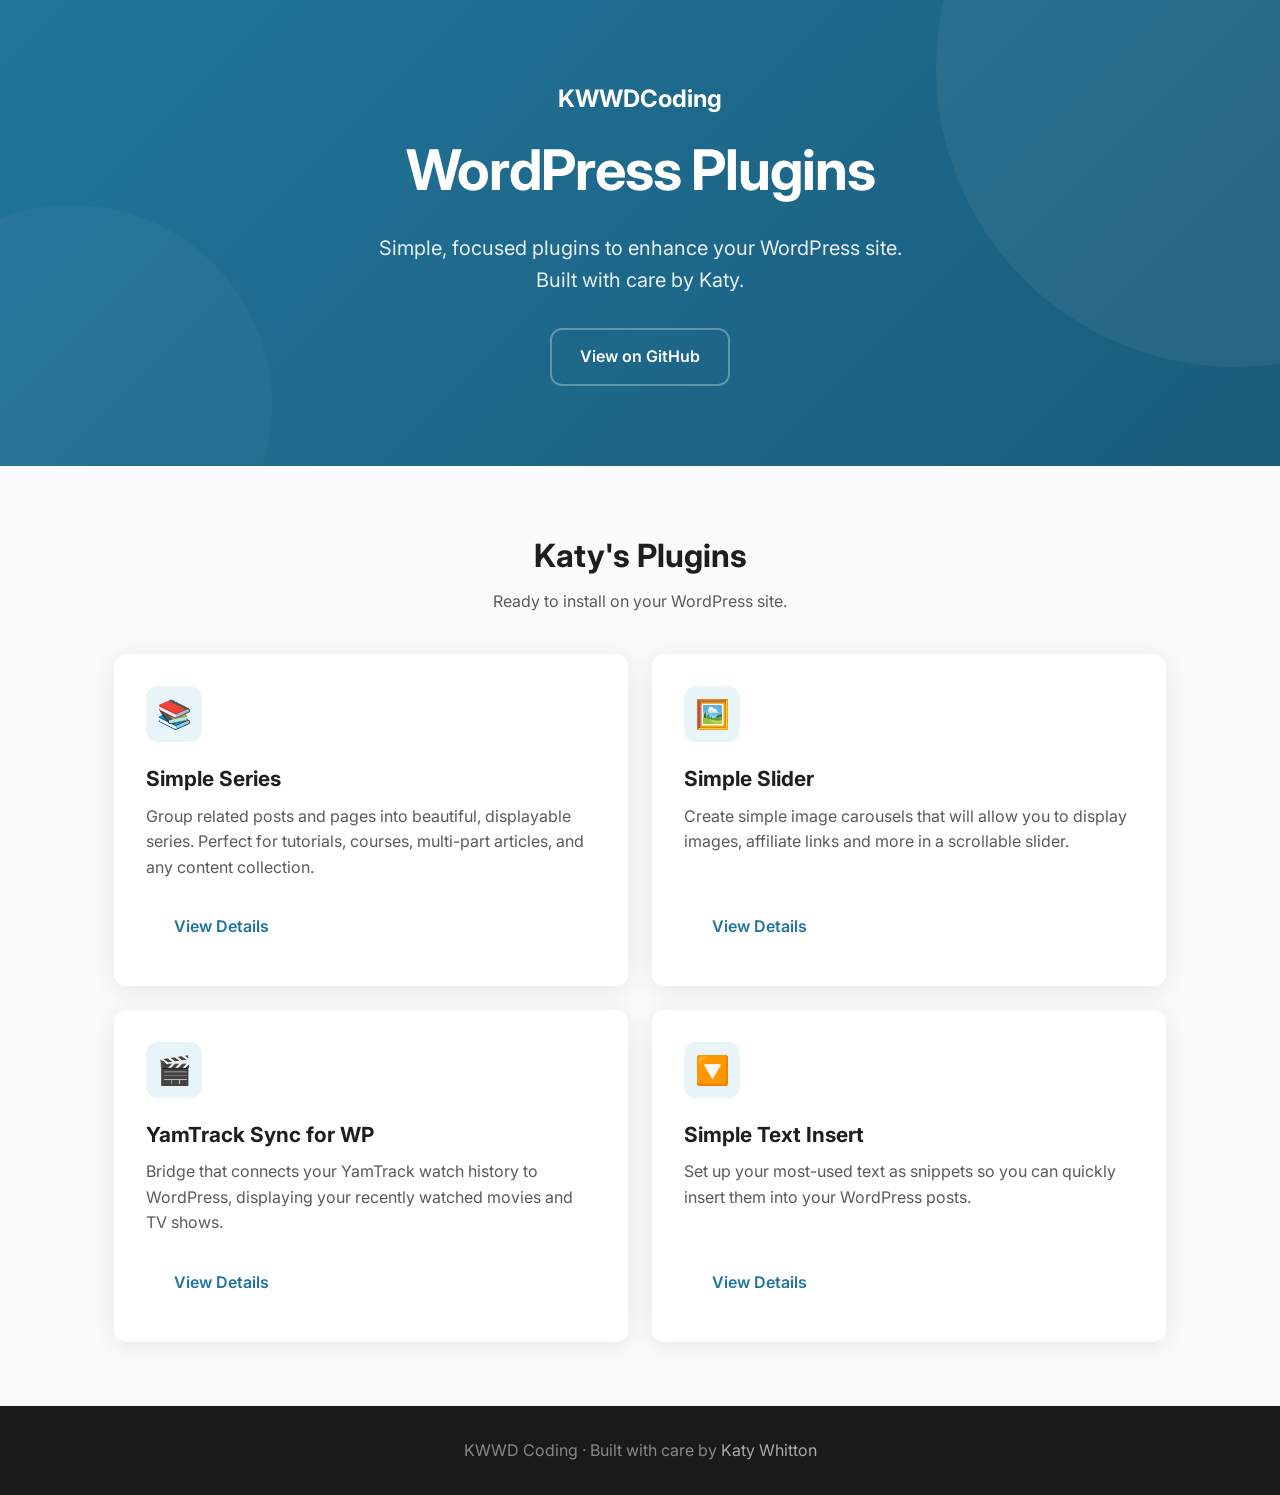
<file: index.html>
<!DOCTYPE html>
<html lang="en">
<head>
  <meta charset="UTF-8">
  <meta http-equiv='cache-control' content='no-cache'> 
  <meta http-equiv='expires' content='0'> 
  <meta http-equiv='pragma' content='no-cache'>
  <meta name="viewport" content="width=device-width, initial-scale=1.0">
  <title>KWWD WordPress Plugins</title>
  <link rel="preconnect" href="https://fonts.googleapis.com">
  <link rel="preconnect" href="https://fonts.gstatic.com" crossorigin>
  <link href="https://fonts.googleapis.com/css2?family=Inter:wght@400;500;600;700&display=swap" rel="stylesheet">
  <link rel="stylesheet" href="global.css">
</head>
<body>
  <section class="hero">
    <div class="hero-content">
      <div class="logo"><a href="https://github.com/KWWDCoding">KWWDCoding</a></div>
      <h1>WordPress Plugins</h1>
      <p class="intro">Simple, focused plugins to enhance your WordPress site. Built with care by Katy.</p>
      <div class="hero-buttons">
        <a href="https://github.com/KWWDCoding" class="btn btn-secondary">View on GitHub</a>
      </div>
    </div>
  </section>

  <section class="section">
    <div class="container">
      <div class="section-header">
        <h2>Katy's Plugins</h2>
        <p>Ready to install on your WordPress site.</p>
      </div>
      <div class="plugins-grid">
        <div class="plugin-card">
          <div class="plugin-icon">📚</div>
          <h3>Simple Series<!--<span class="version">v1.4.0</span>--></h3>
          <p>Group related posts and pages into beautiful, displayable series. Perfect for tutorials, courses, multi-part articles, and any content collection.</p>
          <a href="kwwd-simple-series/index.html" class="btn btn-primary">View Details</a>
        </div>
        <div class="plugin-card">
          <div class="plugin-icon">🖼️</div>
          <h3>Simple Slider</h3>
          <p>Create simple image carousels that will allow you to display images, affiliate links and more in a scrollable slider.</p>
          <a href="kwwd-simple-slider/index.html" class="btn btn-primary">View Details</a>
        </div>
        <div class="plugin-card">
          <div class="plugin-icon">🎬</div>
          <h3>YamTrack Sync for WP</h3>
          <p>Bridge that connects your YamTrack watch history to WordPress, displaying your recently watched movies and TV shows.</p>
          <a href="kwwd-yamtrack-sync/index.html" class="btn btn-primary">View Details</a>
        </div>
        <div class="plugin-card">
          <div class="plugin-icon">🔽</div>
          <h3>Simple Text Insert</h3>
          <p>Set up your most-used text as snippets so you can quickly insert them into your WordPress posts.</p>
          <a href="kwwd-simple-text-insert/index.html" class="btn btn-primary">View Details</a>
        </div>
      </div>
    </div>
  </section>

  <footer>
    <p>KWWD Coding · Built with care by <a href="https://www.kwwdcoding.com" target="_blank">Katy Whitton</a></p>
  </footer>
</body>
</html>
</file>
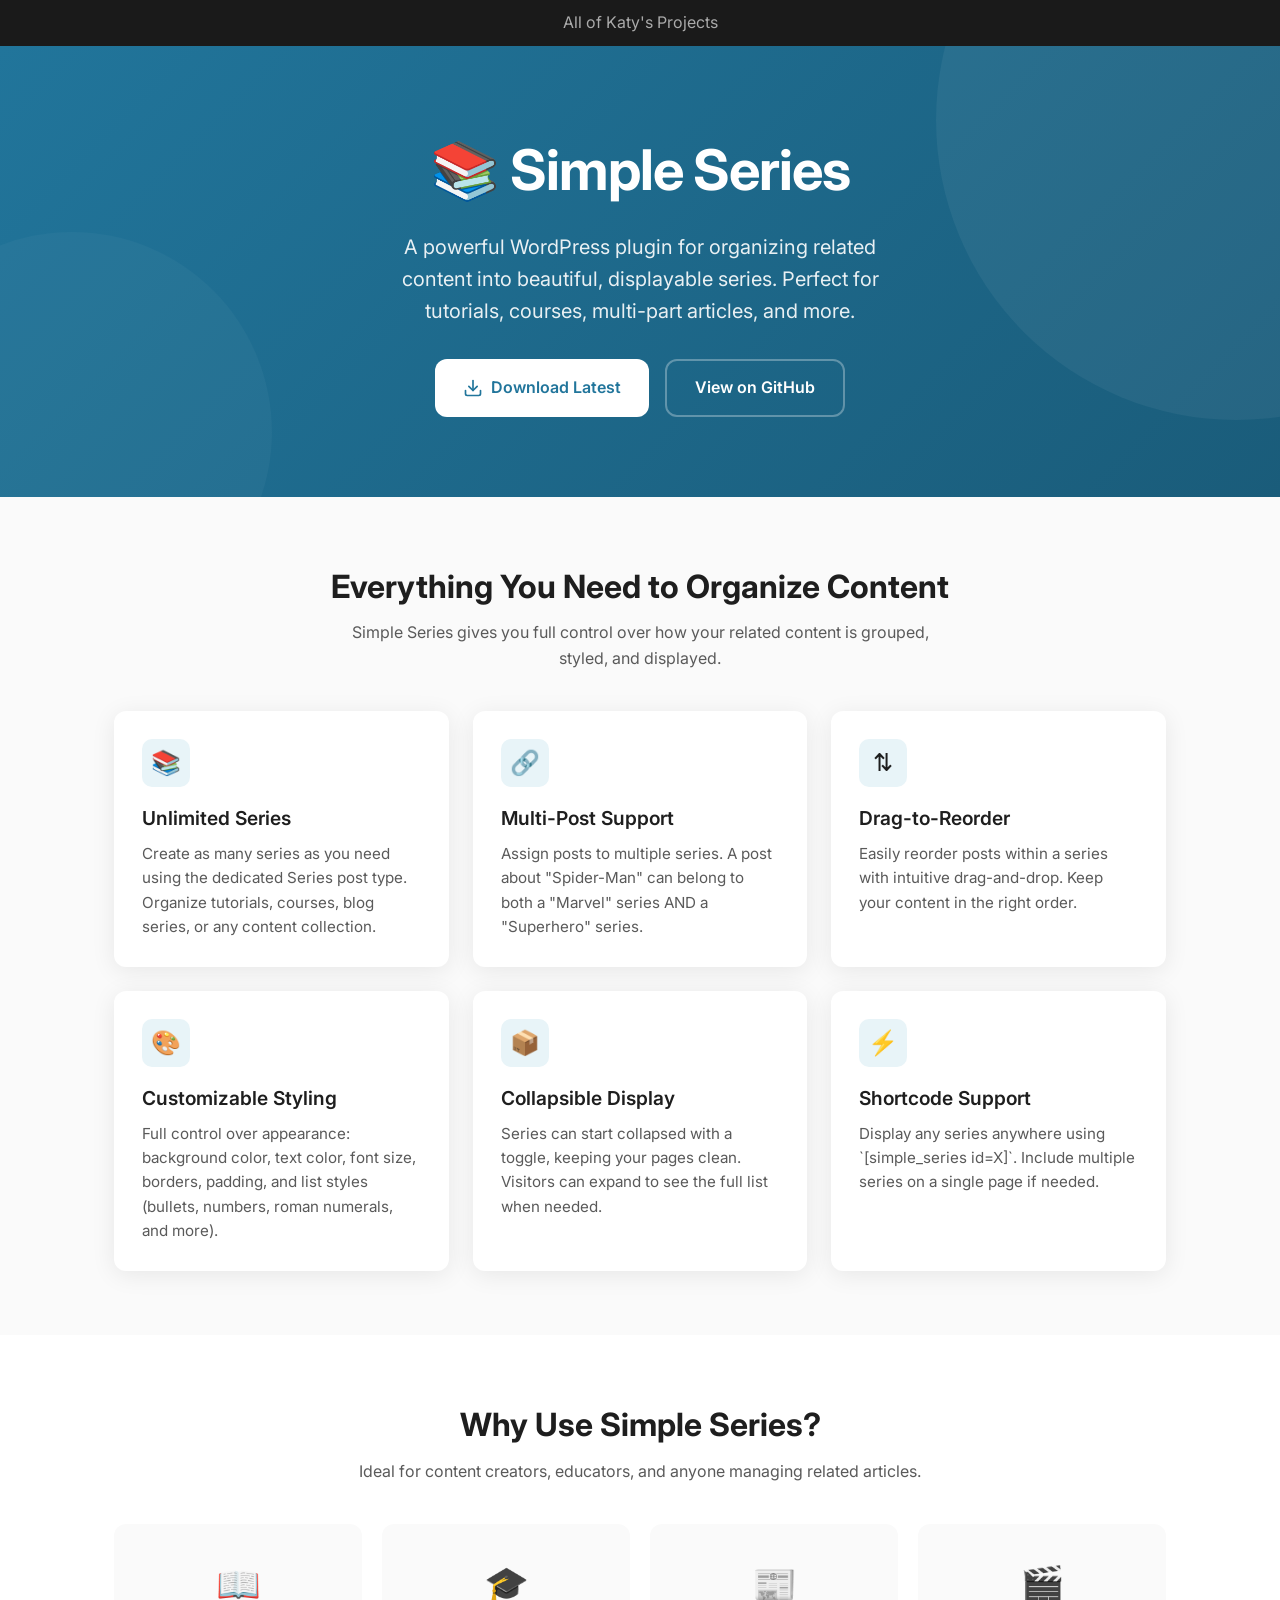
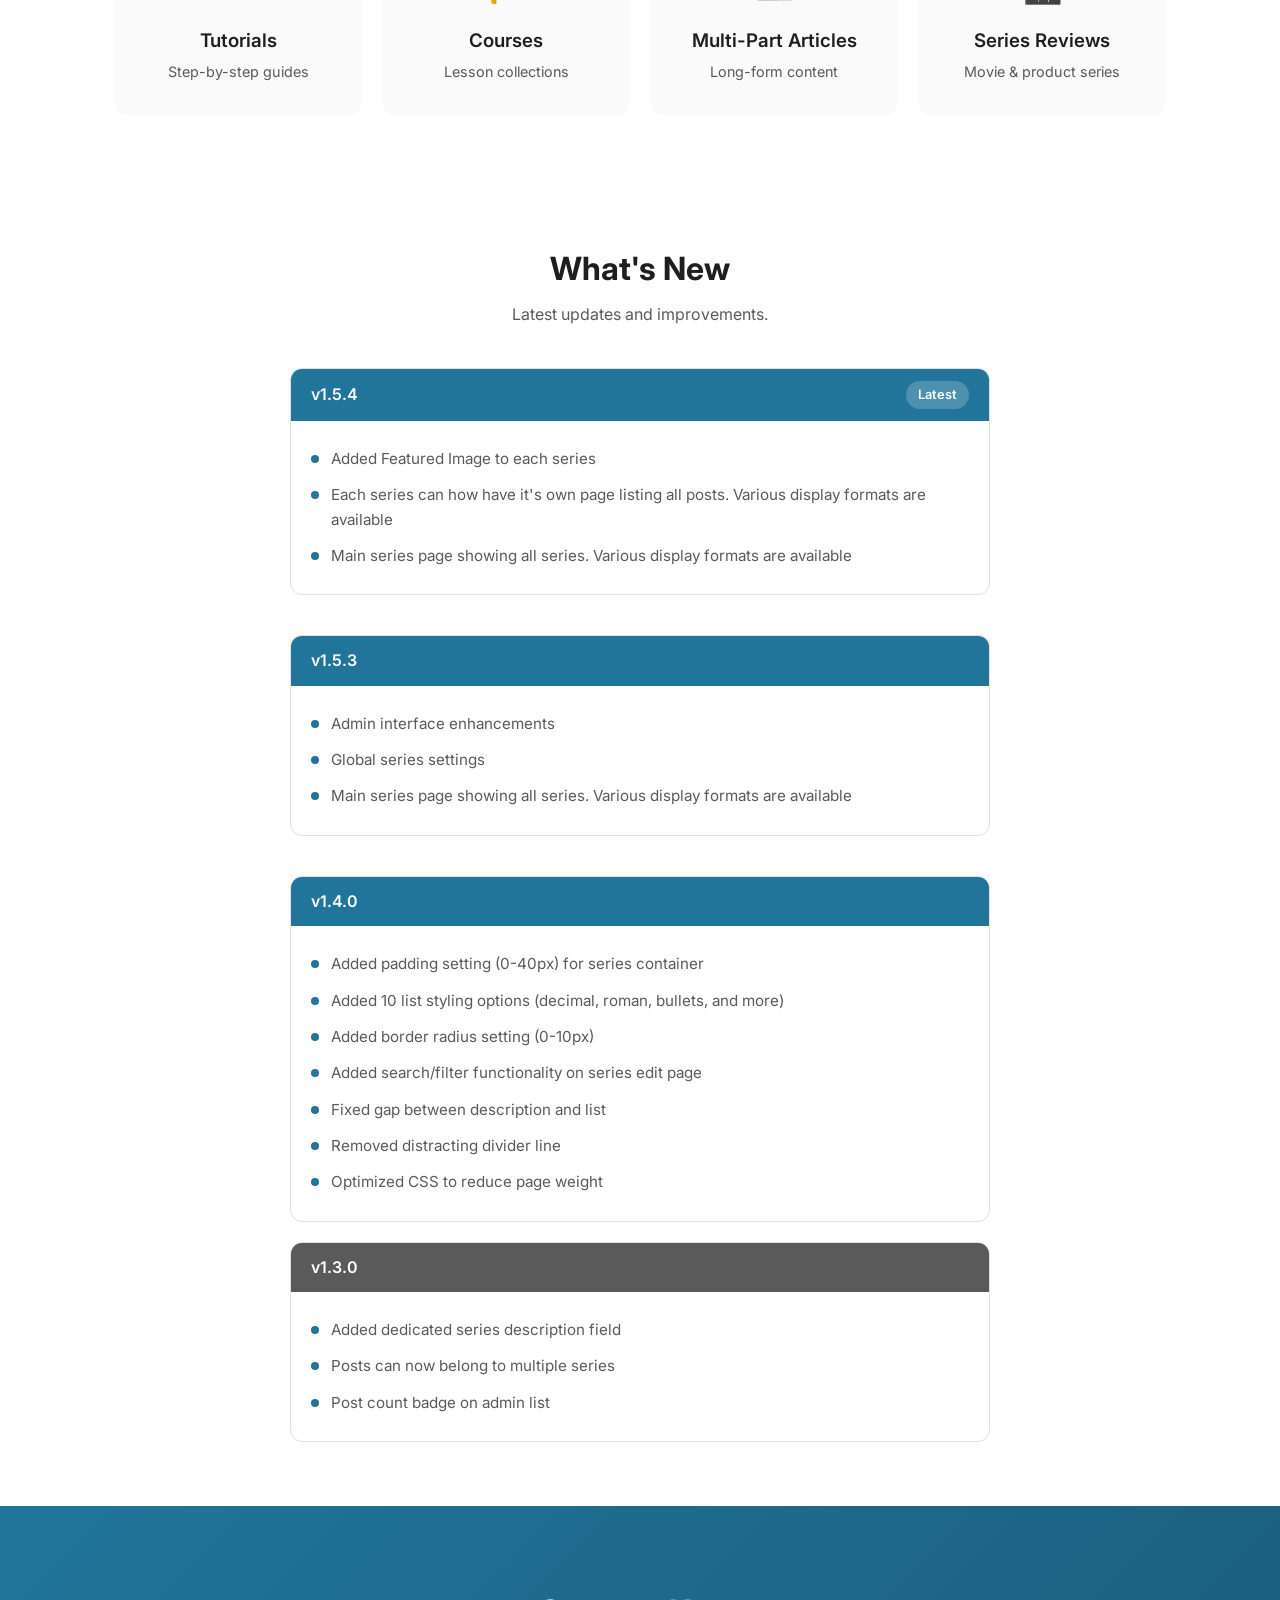
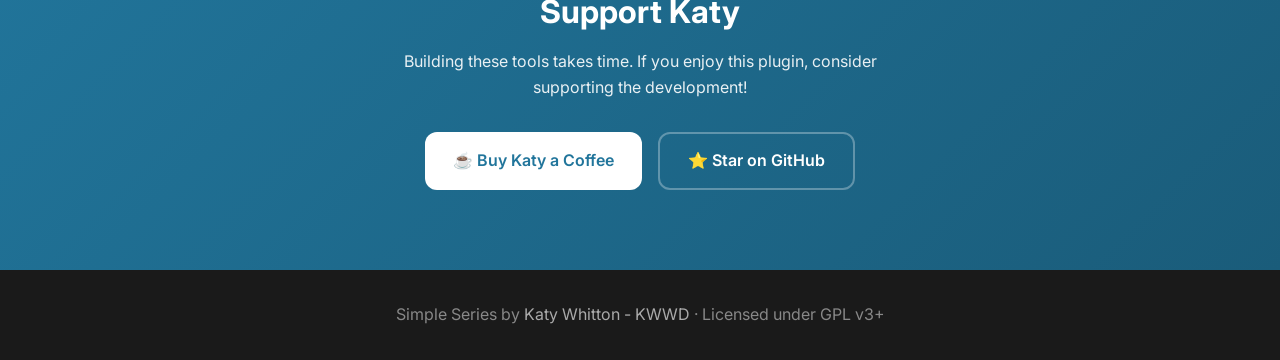
<file: kwwd-simple-series/index.html>
<!DOCTYPE html>
<html lang="en">
<head>
  <meta charset="UTF-8">
  <meta http-equiv='cache-control' content='no-cache'> 
  <meta http-equiv='expires' content='0'> 
  <meta http-equiv='pragma' content='no-cache'>
  <meta name="viewport" content="width=device-width, initial-scale=1.0">
  <title>Simple Series - WordPress Plugin by KWWD</title>
  <link rel="preconnect" href="https://fonts.googleapis.com">
  <link rel="preconnect" href="https://fonts.gstatic.com" crossorigin>
  <link href="https://fonts.googleapis.com/css2?family=Inter:wght@400;500;600;700&display=swap" rel="stylesheet">
  <link rel="stylesheet" href="../global.css">
</head>
<body>
  <header>
    <p><a href="../index.html" title="All of Katy's Projects">All of Katy's Projects</a></p>
  </header>
  <section class="hero">
    <div class="hero-content">
      <h1>📚 Simple Series</h1>
      <p>A powerful WordPress plugin for organizing related content into beautiful, displayable series. Perfect for tutorials, courses, multi-part articles, and more.</p>
      <div class="hero-buttons">
        <a href="https://github.com/KWWDCoding/kwwd-simple-series-for-wp/releases/" class="btn btn-primary">
          <svg width="20" height="20" viewBox="0 0 24 24" fill="none" stroke="currentColor" stroke-width="2" stroke-linecap="round" stroke-linejoin="round"><path d="M21 15v4a2 2 0 0 1-2 2H5a2 2 0 0 1-2-2v-4"/><polyline points="7 10 12 15 17 10"/><line x1="12" y1="15" x2="12" y2="3"/></svg>
          Download Latest
        </a>
        <a href="https://github.com/KWWDCoding/kwwd-simple-series-for-wp" class="btn btn-secondary">View on GitHub</a>
      </div>
    </div>
  </section>

  <section class="section">
    <div class="container">
      <div class="section-header">
        <h2>Everything You Need to Organize Content</h2>
        <p>Simple Series gives you full control over how your related content is grouped, styled, and displayed.</p>
      </div>
      <div class="features-grid">
        <div class="feature-card">
          <div class="feature-icon">📚</div>
          <h3>Unlimited Series</h3>
          <p>Create as many series as you need using the dedicated Series post type. Organize tutorials, courses, blog series, or any content collection.</p>
        </div>
        <div class="feature-card">
          <div class="feature-icon">🔗</div>
          <h3>Multi-Post Support</h3>
          <p>Assign posts to multiple series. A post about "Spider-Man" can belong to both a "Marvel" series AND a "Superhero" series.</p>
        </div>
        <div class="feature-card">
          <div class="feature-icon">⇅</div>
          <h3>Drag-to-Reorder</h3>
          <p>Easily reorder posts within a series with intuitive drag-and-drop. Keep your content in the right order.</p>
        </div>
        <div class="feature-card">
          <div class="feature-icon">🎨</div>
          <h3>Customizable Styling</h3>
          <p>Full control over appearance: background color, text color, font size, borders, padding, and list styles (bullets, numbers, roman numerals, and more).</p>
        </div>
        <div class="feature-card">
          <div class="feature-icon">📦</div>
          <h3>Collapsible Display</h3>
          <p>Series can start collapsed with a toggle, keeping your pages clean. Visitors can expand to see the full list when needed.</p>
        </div>
        <div class="feature-card">
          <div class="feature-icon">⚡</div>
          <h3>Shortcode Support</h3>
          <p>Display any series anywhere using `[simple_series id=X]`. Include multiple series on a single page if needed.</p>
        </div>
      </div>
    </div>
  </section>

  <section class="section use-cases">
    <div class="container">
      <div class="section-header">
        <h2>Why Use Simple Series?</h2>
        <p>Ideal for content creators, educators, and anyone managing related articles.</p>
      </div>
      <div class="use-cases-grid">
        <div class="use-case">
          <div class="use-case-icon">📖</div>
          <h3>Tutorials</h3>
          <p>Step-by-step guides</p>
        </div>
        <div class="use-case">
          <div class="use-case-icon">🎓</div>
          <h3>Courses</h3>
          <p>Lesson collections</p>
        </div>
        <div class="use-case">
          <div class="use-case-icon">📰</div>
          <h3>Multi-Part Articles</h3>
          <p>Long-form content</p>
        </div>
        <div class="use-case">
          <div class="use-case-icon">🎬</div>
          <h3>Series Reviews</h3>
          <p>Movie & product series</p>
        </div>
            <!-- <div class="use-case">
          <div class="use-case-icon">📝</div>
          <h3>Blog Series</h3>
          <p>Themed content</p>
        </div>-->
      </div>
    </div>
  </section>

  <section class="section changelog">
    <div class="container">
      <div class="section-header">
        <h2>What's New</h2>
        <p>Latest updates and improvements.</p>
      </div>


      <div class="changelog-list">
        <div class="changelog-version">
          v1.5.4
          <span class="badge">Latest</span>
        </div>
        <div class="changelog-content">
          <div class="changelog-section">
            <ul>
              <li>Added Featured Image to each series</li>
              <li>Each series can how have it's own page listing all posts. Various display formats are available</li>
              <li>Main series page showing all series. Various display formats are available</li>
            </ul>
          </div>
        </div>
      </div>

      <div class="changelog-list">
        <div class="changelog-version">
          v1.5.3
        </div>
        <div class="changelog-content">
          <div class="changelog-section">
            <ul>
              <li>Admin interface enhancements</li>
              <li>Global series settings</li>
              <li>Main series page showing all series. Various display formats are available</li>
            </ul>
          </div>
        </div>
      </div>
      
      <div class="changelog-list">
        <div class="changelog-version">
          v1.4.0
        </div>
        <div class="changelog-content">
          <div class="changelog-section">
            <ul>
              <li>Added padding setting (0-40px) for series container</li>
              <li>Added 10 list styling options (decimal, roman, bullets, and more)</li>
              <li>Added border radius setting (0-10px)</li>
              <li>Added search/filter functionality on series edit page</li>
              <li>Fixed gap between description and list</li>
              <li>Removed distracting divider line</li>
              <li>Optimized CSS to reduce page weight</li>
            </ul>
          </div>
        </div>
      </div>
      <div class="changelog-list" style="margin-top: 20px;">
        <div class="changelog-version" style="background: var(--text-muted);">
          v1.3.0
        </div>
        <div class="changelog-content">
          <ul>
            <li>Added dedicated series description field</li>
            <li>Posts can now belong to multiple series</li>
            <li>Post count badge on admin list</li>
          </ul>
        </div>
      </div>
    </div>
  </section>

    <section class="cta">
    <div class="container">
      <h2>Support Katy</h2>
      <p>Building these tools takes time. If you enjoy this plugin, consider supporting the development!</p>
      <div class="hero-buttons">
        <a href="https://ko-fi.com" class="btn btn-primary">☕ Buy Katy a Coffee</a>
        <a href="https://github.com/KWWDCoding/kwwd-simple-series" class="btn btn-secondary">⭐ Star on GitHub</a>
      </div>
    </div>
  </section>

  <footer>
    <p>Simple Series by <a href="https://www.kwwdcoding.com" target="_blank">Katy Whitton - KWWD</a> · Licensed under GPL v3+</p>
  </footer>
</body>
</html>
</file>
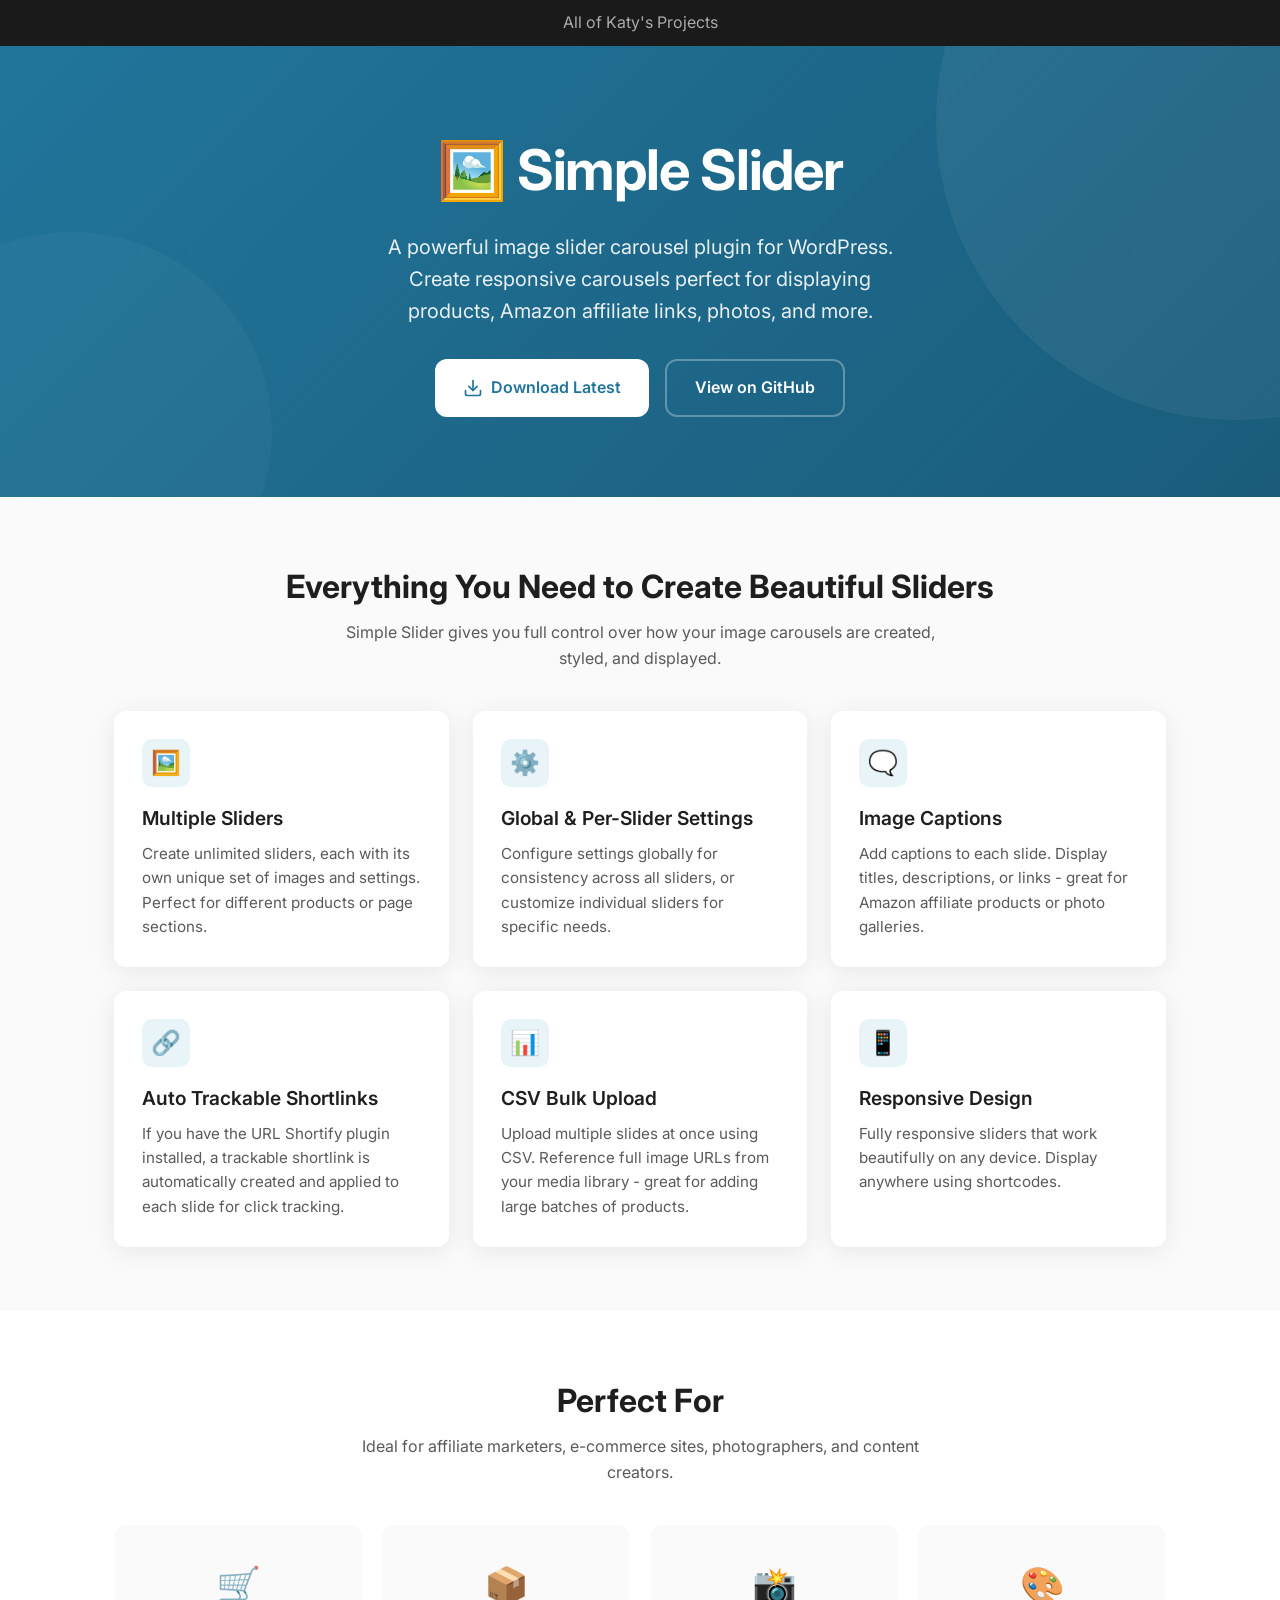
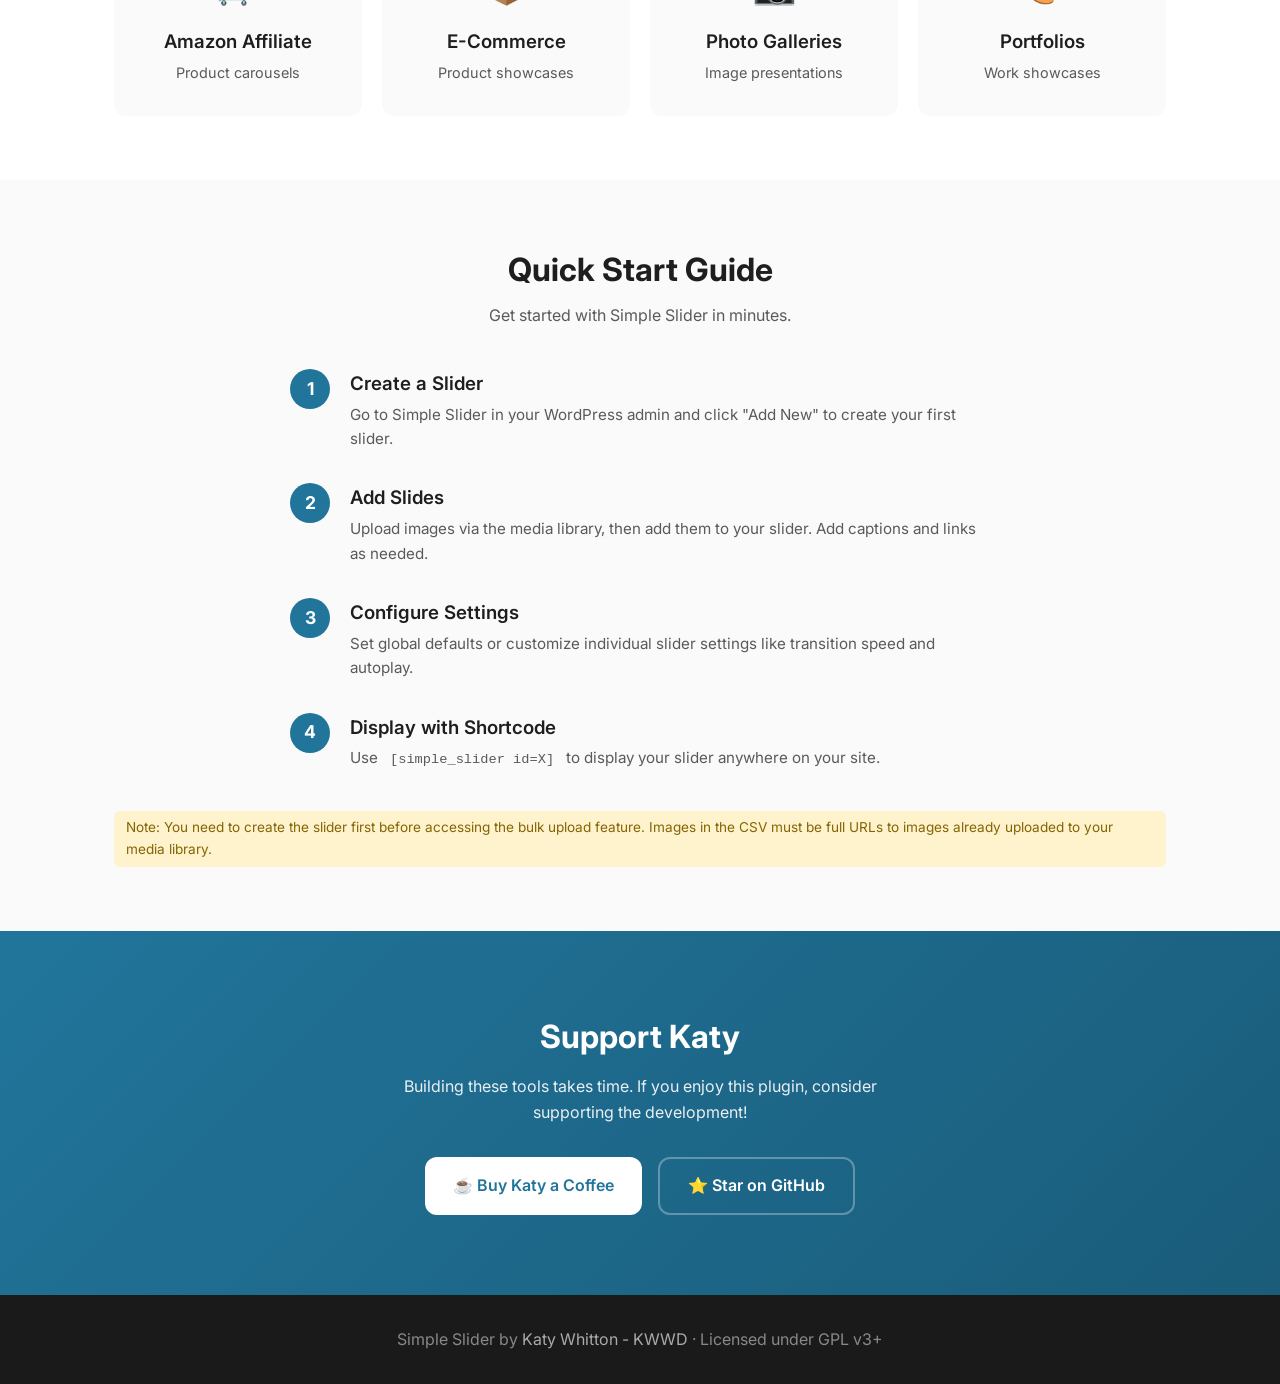
<file: kwwd-simple-slider/index.html>
<!DOCTYPE html>
<html lang="en">
<head>
  <meta charset="UTF-8">
  <meta http-equiv='cache-control' content='no-cache'> 
  <meta http-equiv='expires' content='0'> 
  <meta http-equiv='pragma' content='no-cache'>
  <meta name="viewport" content="width=device-width, initial-scale=1.0">
  <title>Simple Slider - WordPress Plugin by KWWD</title>
  <link rel="preconnect" href="https://fonts.googleapis.com">
  <link rel="preconnect" href="https://fonts.gstatic.com" crossorigin>
  <link href="https://fonts.googleapis.com/css2?family=Inter:wght@400;500;600;700&display=swap" rel="stylesheet">
  <link rel="stylesheet" href="../global.css">
</head>
<body>
  <header>
    <p><a href="../index.html" title="All of Katy's Projects">All of Katy's Projects</a></p>
  </header>
  <section class="hero">
    <div class="hero-content">
      <h1>🖼️ Simple Slider</h1>
      <p>A powerful image slider carousel plugin for WordPress. Create responsive carousels perfect for displaying products, Amazon affiliate links, photos, and more.</p>
      <div class="hero-buttons">
        <a href="https://github.com/KWWDCoding/kwwd-simple-slider/releases/" class="btn btn-primary">
          <svg width="20" height="20" viewBox="0 0 24 24" fill="none" stroke="currentColor" stroke-width="2" stroke-linecap="round" stroke-linejoin="round"><path d="M21 15v4a2 2 0 0 1-2 2H5a2 2 0 0 1-2-2v-4"/><polyline points="7 10 12 15 17 10"/><line x1="12" y1="15" x2="12" y2="3"/></svg>
          Download Latest
        </a>
        <a href="https://github.com/KWWDCoding/kwwd-simple-slider" class="btn btn-secondary">View on GitHub</a>
      </div>
    </div>
  </section>

  <section class="section">
    <div class="container">
      <div class="section-header">
        <h2>Everything You Need to Create Beautiful Sliders</h2>
        <p>Simple Slider gives you full control over how your image carousels are created, styled, and displayed.</p>
      </div>
      <div class="features-grid">
        <div class="feature-card">
          <div class="feature-icon">🖼️</div>
          <h3>Multiple Sliders</h3>
          <p>Create unlimited sliders, each with its own unique set of images and settings. Perfect for different products or page sections.</p>
        </div>
        <div class="feature-card">
          <div class="feature-icon">⚙️</div>
          <h3>Global & Per-Slider Settings</h3>
          <p>Configure settings globally for consistency across all sliders, or customize individual sliders for specific needs.</p>
        </div>
        <div class="feature-card">
          <div class="feature-icon">🗨️</div>
          <h3>Image Captions</h3>
          <p>Add captions to each slide. Display titles, descriptions, or links - great for Amazon affiliate products or photo galleries.</p>
        </div>
        <div class="feature-card">
          <div class="feature-icon">🔗</div>
          <h3>Auto Trackable Shortlinks</h3>
          <p>If you have the URL Shortify plugin installed, a trackable shortlink is automatically created and applied to each slide for click tracking.</p>
        </div>
        <div class="feature-card">
          <div class="feature-icon">📊</div>
          <h3>CSV Bulk Upload</h3>
          <p>Upload multiple slides at once using CSV. Reference full image URLs from your media library - great for adding large batches of products.</p>
        </div>
        <div class="feature-card">
          <div class="feature-icon">📱</div>
          <h3>Responsive Design</h3>
          <p>Fully responsive sliders that work beautifully on any device. Display anywhere using shortcodes.</p>
        </div>
      </div>
    </div>
  </section>

  <section class="section use-cases">
    <div class="container">
      <div class="section-header">
        <h2>Perfect For</h2>
        <p>Ideal for affiliate marketers, e-commerce sites, photographers, and content creators.</p>
      </div>
      <div class="use-cases-grid">
        <div class="use-case">
          <div class="use-case-icon">🛒</div>
          <h3>Amazon Affiliate</h3>
          <p>Product carousels</p>
        </div>
        <div class="use-case">
          <div class="use-case-icon">📦</div>
          <h3>E-Commerce</h3>
          <p>Product showcases</p>
        </div>
        <div class="use-case">
          <div class="use-case-icon">📸</div>
          <h3>Photo Galleries</h3>
          <p>Image presentations</p>
        </div>
        <div class="use-case">
          <div class="use-case-icon">🎨</div>
          <h3>Portfolios</h3>
          <p>Work showcases</p>
        </div>
      </div>
    </div>
  </section>

  <section class="section">
    <div class="container">
      <div class="section-header">
        <h2>Quick Start Guide</h2>
        <p>Get started with Simple Slider in minutes.</p>
      </div>
      <div class="steps">
        <div class="step">
          <div class="step-number">1</div>
          <div class="step-content">
            <h3>Create a Slider</h3>
            <p>Go to Simple Slider in your WordPress admin and click "Add New" to create your first slider.</p>
          </div>
        </div>
        <div class="step">
          <div class="step-number">2</div>
          <div class="step-content">
            <h3>Add Slides</h3>
            <p>Upload images via the media library, then add them to your slider. Add captions and links as needed.</p>
          </div>
        </div>
        <div class="step">
          <div class="step-number">3</div>
          <div class="step-content">
            <h3>Configure Settings</h3>
            <p>Set global defaults or customize individual slider settings like transition speed and autoplay.</p>
          </div>
        </div>
        <div class="step">
          <div class="step-number">4</div>
          <div class="step-content">
            <h3>Display with Shortcode</h3>
            <p>Use <code>[simple_slider id=X]</code> to display your slider anywhere on your site.</p>
          </div>
        </div>
      </div>
      <div class="warning-badge">
        Note: You need to create the slider first before accessing the bulk upload feature. Images in the CSV must be full URLs to images already uploaded to your media library.
      </div>
    </div>
  </section>

  <section class="cta">
    <div class="container">
      <h2>Support Katy</h2>
      <p>Building these tools takes time. If you enjoy this plugin, consider supporting the development!</p>
      <div class="hero-buttons">
        <a href="https://ko-fi.com" class="btn btn-primary">☕ Buy Katy a Coffee</a>
        <a href="https://github.com/KWWDCoding/kwwd-simple-slider" class="btn btn-secondary">⭐ Star on GitHub</a>
      </div>
    </div>
  </section>

  <footer>
    <p>Simple Slider by <a href="https://www.kwwdcoding.com" target="_blank">Katy Whitton - KWWD</a> · Licensed under GPL v3+</p>
  </footer>
</body>
</html>
</file>
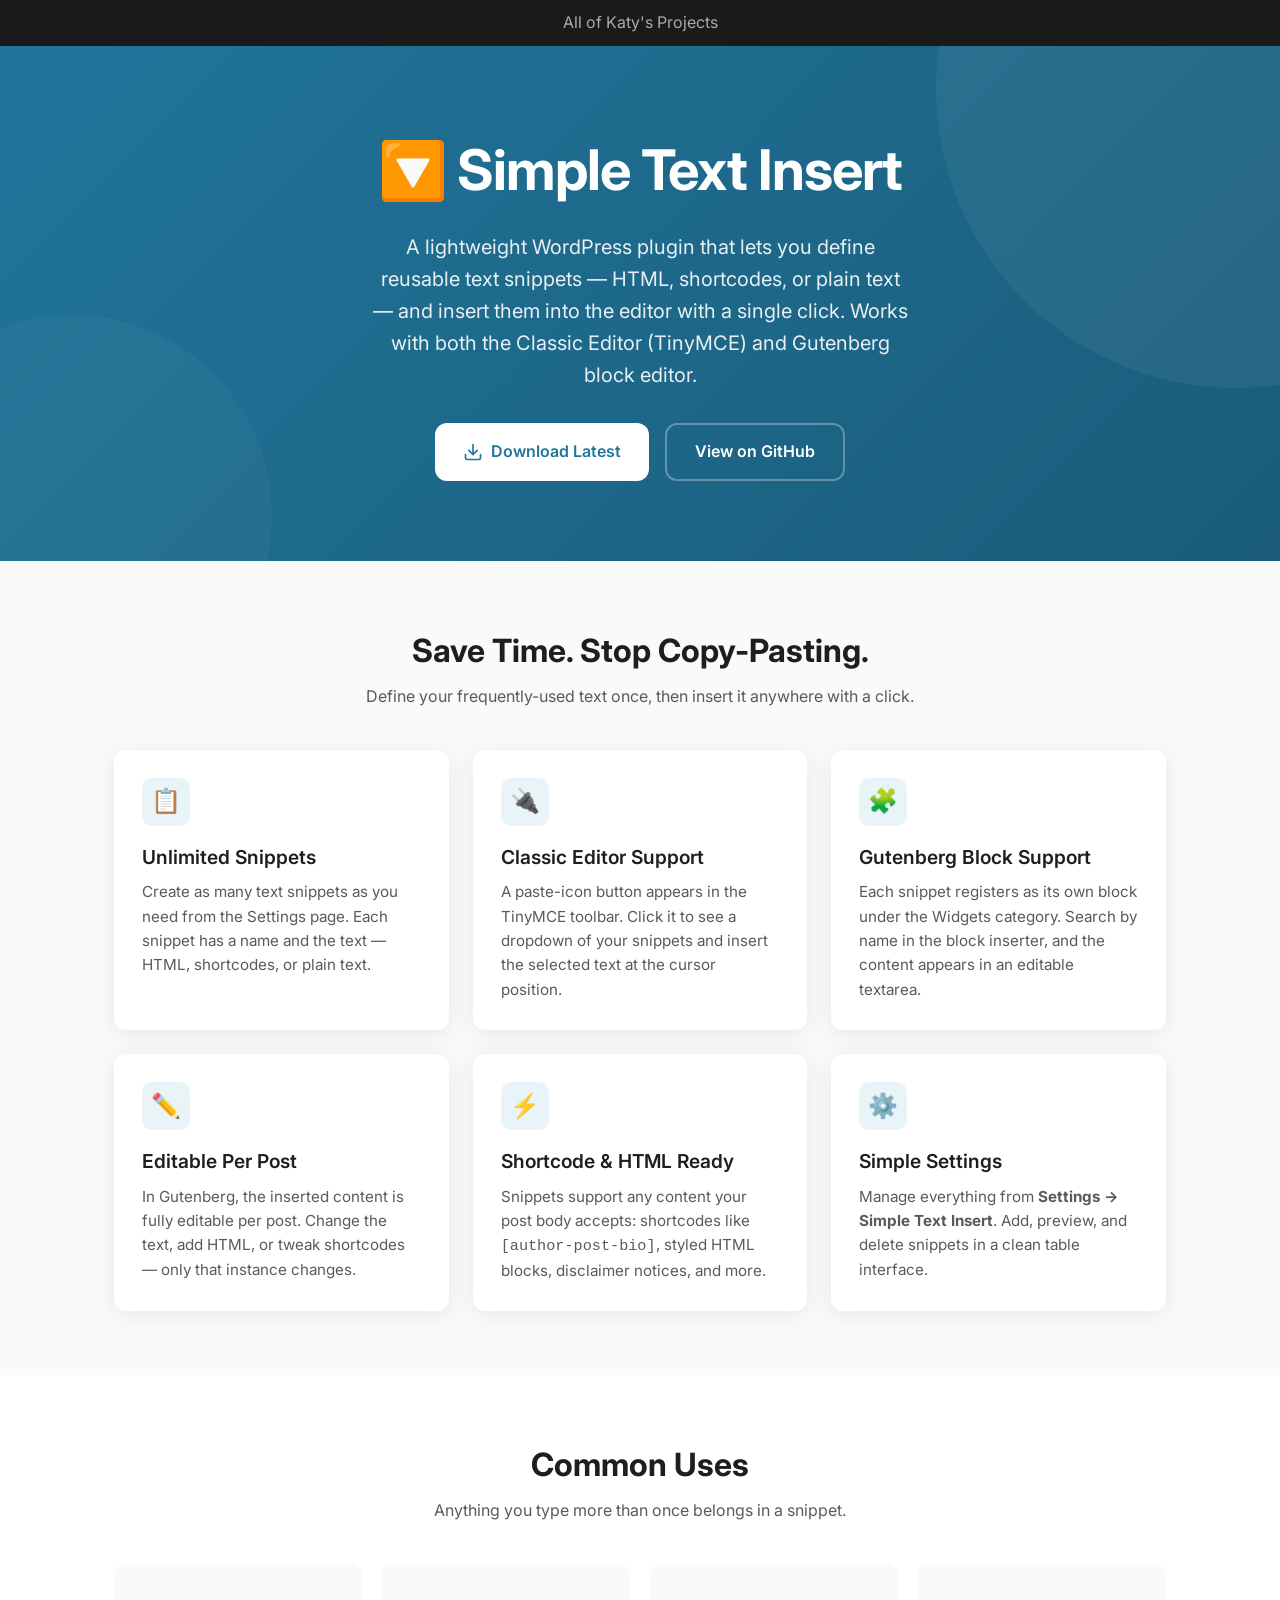
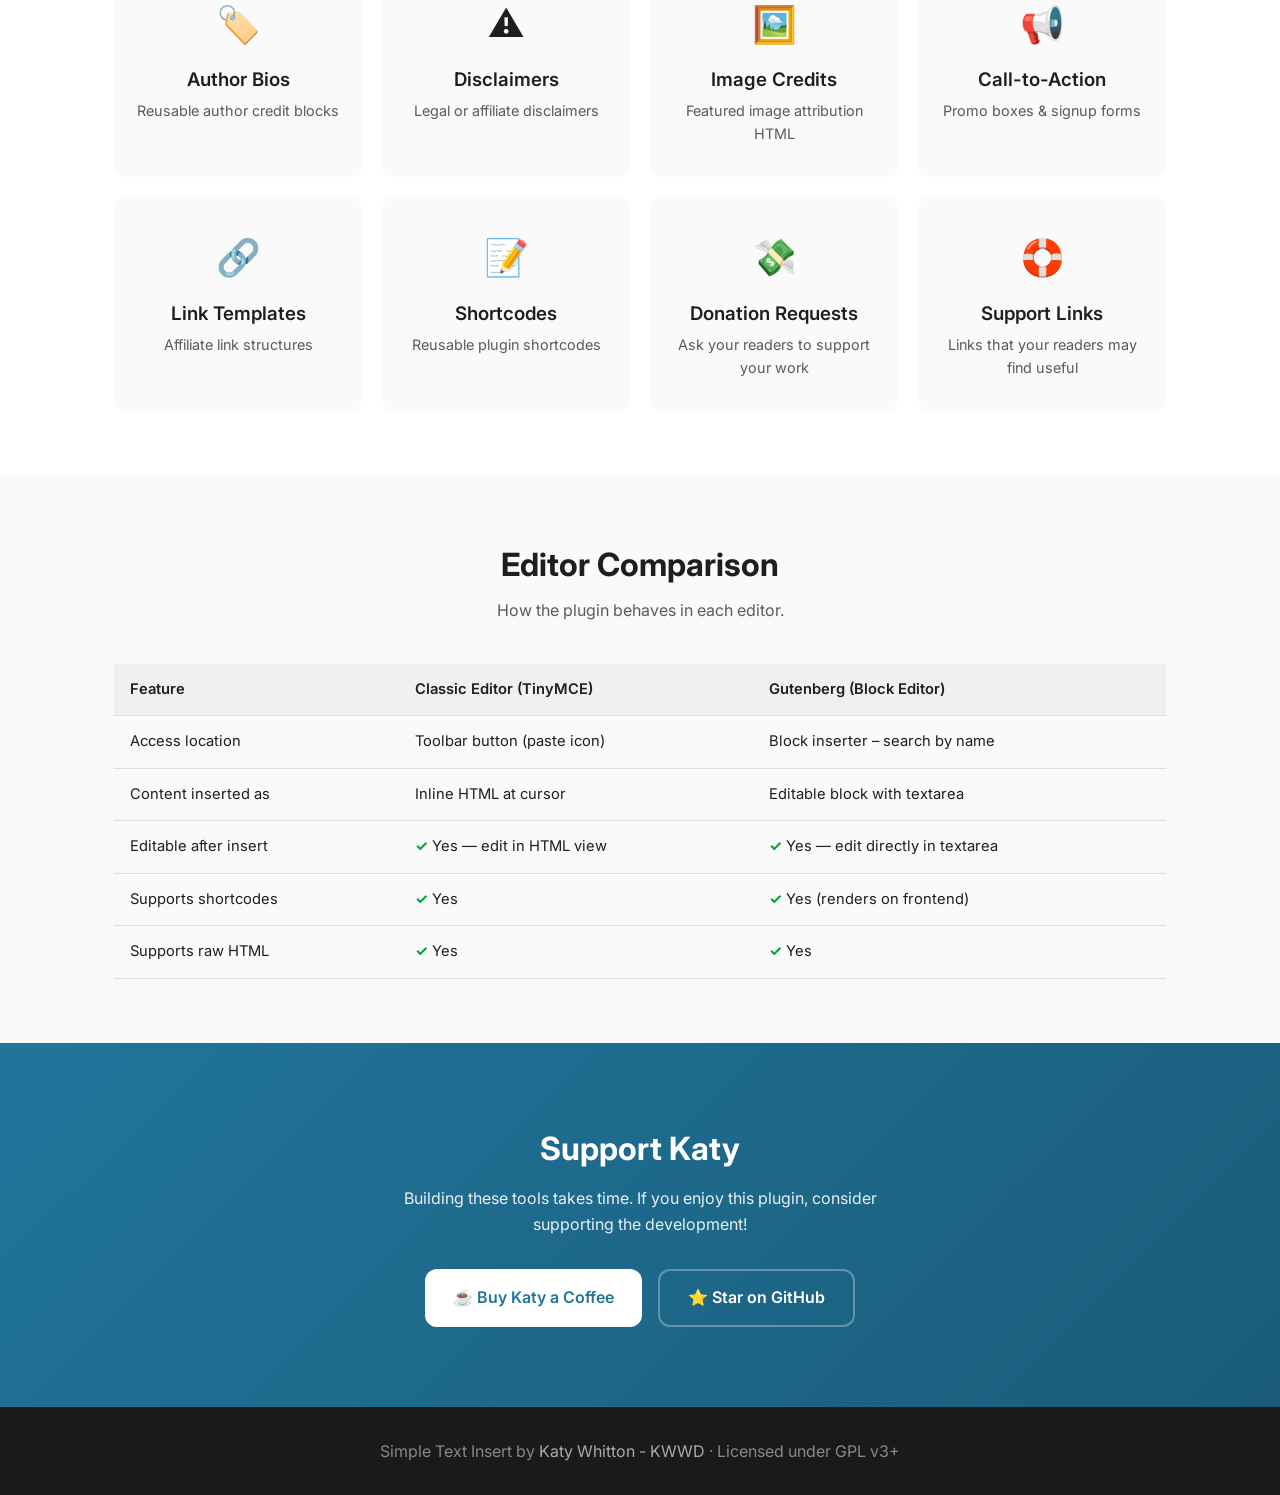
<file: kwwd-simple-text-insert/index.html>
<!DOCTYPE html>
<html lang="en">
<head>
  <meta charset="UTF-8">
  <meta http-equiv='cache-control' content='no-cache'> 
  <meta http-equiv='expires' content='0'> 
  <meta http-equiv='pragma' content='no-cache'>
  <meta name="viewport" content="width=device-width, initial-scale=1.0">
  <title>Simple Text Insert - WordPress Plugin by KWWD</title>
  <link rel="preconnect" href="https://fonts.googleapis.com">
  <link rel="preconnect" href="https://fonts.gstatic.com" crossorigin>
  <link href="https://fonts.googleapis.com/css2?family=Inter:wght@400;500;600;700&display=swap" rel="stylesheet">
    <link rel="stylesheet" href="../global.css">
</head>
<body>
  <header>
    <p><a href="../index.html" title="All of Katy's Projects">All of Katy's Projects</a></p>
  </header>

  <section class="hero">
    <div class="hero-content">
      <h1>🔽 Simple Text Insert</h1>
      <p>A lightweight WordPress plugin that lets you define reusable text snippets &mdash; HTML, shortcodes, or plain text &mdash; and insert them into the editor with a single click. Works with both the Classic Editor (TinyMCE) and Gutenberg block editor.</p>
      <div class="hero-buttons">
        <a href="https://github.com/KWWDCoding/kwwd-simple-text-insert/releases/" class="btn btn-primary">
          <svg width="20" height="20" viewBox="0 0 24 24" fill="none" stroke="currentColor" stroke-width="2" stroke-linecap="round" stroke-linejoin="round"><path d="M21 15v4a2 2 0 0 1-2 2H5a2 2 0 0 1-2-2v-4"/><polyline points="7 10 12 15 17 10"/><line x1="12" y1="15" x2="12" y2="3"/></svg>
          Download Latest
        </a>
        <a href="https://github.com/KWWD-Coding/kwwd-simple-text-insert" class="btn btn-secondary">View on GitHub</a>
      </div>
    </div>
  </section>

  <section class="section">
    <div class="container">
      <div class="section-header">
        <h2>Save Time. Stop Copy-Pasting.</h2>
        <p>Define your frequently-used text once, then insert it anywhere with a click.</p>
      </div>
      <div class="features-grid">
        <div class="feature-card">
          <div class="feature-icon">📋</div>
          <h3>Unlimited Snippets</h3>
          <p>Create as many text snippets as you need from the Settings page. Each snippet has a name and the text &mdash; HTML, shortcodes, or plain text.</p>
        </div>
        <div class="feature-card">
          <div class="feature-icon">🔌</div>
          <h3>Classic Editor Support</h3>
          <p>A paste-icon button appears in the TinyMCE toolbar. Click it to see a dropdown of your snippets and insert the selected text at the cursor position.</p>
        </div>
        <div class="feature-card">
          <div class="feature-icon">🧩</div>
          <h3>Gutenberg Block Support</h3>
          <p>Each snippet registers as its own block under the Widgets category. Search by name in the block inserter, and the content appears in an editable textarea.</p>
        </div>
        <div class="feature-card">
          <div class="feature-icon">✏️</div>
          <h3>Editable Per Post</h3>
          <p>In Gutenberg, the inserted content is fully editable per post. Change the text, add HTML, or tweak shortcodes &mdash; only that instance changes.</p>
        </div>
        <div class="feature-card">
          <div class="feature-icon">⚡</div>
          <h3>Shortcode &amp; HTML Ready</h3>
          <p>Snippets support any content your post body accepts: shortcodes like <code>[author-post-bio]</code>, styled HTML blocks, disclaimer notices, and more.</p>
        </div>
        <div class="feature-card">
          <div class="feature-icon">⚙️</div>
          <h3>Simple Settings</h3>
          <p>Manage everything from <strong>Settings &rarr; Simple Text Insert</strong>. Add, preview, and delete snippets in a clean table interface.</p>
        </div>
      </div>
    </div>
  </section>

  <section class="section use-cases">
    <div class="container">
      <div class="section-header">
        <h2>Common Uses</h2>
        <p>Anything you type more than once belongs in a snippet.</p>
      </div>
      <div class="use-cases-grid">
        <div class="use-case">
          <div class="use-case-icon">🏷️</div>
          <h3>Author Bios</h3>
          <p>Reusable author credit blocks</p>
        </div>
        <div class="use-case">
          <div class="use-case-icon">⚠️</div>
          <h3>Disclaimers</h3>
          <p>Legal or affiliate disclaimers</p>
        </div>
        <div class="use-case">
          <div class="use-case-icon">🖼️</div>
          <h3>Image Credits</h3>
          <p>Featured image attribution HTML</p>
        </div>
        <div class="use-case">
          <div class="use-case-icon">📢</div>
          <h3>Call-to-Action</h3>
          <p>Promo boxes &amp; signup forms</p>
        </div>
        <div class="use-case">
          <div class="use-case-icon">🔗</div>
          <h3>Link Templates</h3>
          <p>Affiliate link structures</p>
        </div>
        <div class="use-case">
          <div class="use-case-icon">📝</div>
          <h3>Shortcodes</h3>
          <p>Reusable plugin shortcodes</p>
        </div>

        <div class="use-case">
          <div class="use-case-icon">💸</div>
          <h3>Donation Requests</h3>
          <p>Ask your readers to support your work</p>
        </div>

        <div class="use-case">
          <div class="use-case-icon">🛟</div>
          <h3>Support Links</h3>
          <p>Links that your readers may find useful</p>
        </div>

      </div>
    </div>
  </section>

  <section class="section">
    <div class="container">
      <div class="section-header">
        <h2>Editor Comparison</h2>
        <p>How the plugin behaves in each editor.</p>
      </div>
      <div class="table-wrapper" style="overflow-x:auto;">
        <table class="comparison-table">
          <thead>
            <tr>
              <th>Feature</th>
              <th>Classic Editor (TinyMCE)</th>
              <th>Gutenberg (Block Editor)</th>
            </tr>
          </thead>
          <tbody>
            <tr>
              <td>Access location</td>
              <td>Toolbar button (paste icon)</td>
              <td>Block inserter &ndash; search by name</td>
            </tr>
            <tr>
              <td>Content inserted as</td>
              <td>Inline HTML at cursor</td>
              <td>Editable block with textarea</td>
            </tr>
            <tr>
              <td>Editable after insert</td>
              <td><span class="check">&#10003;</span> Yes &mdash; edit in HTML view</td>
              <td><span class="check">&#10003;</span> Yes &mdash; edit directly in textarea</td>
            </tr>
            <tr>
              <td>Supports shortcodes</td>
              <td><span class="check">&#10003;</span> Yes</td>
              <td><span class="check">&#10003;</span> Yes (renders on frontend)</td>
            </tr>
            <tr>
              <td>Supports raw HTML</td>
              <td><span class="check">&#10003;</span> Yes</td>
              <td><span class="check">&#10003;</span> Yes</td>
            </tr>
          </tbody>
        </table>
      </div>
    </div>
  </section>

  <section class="cta">
    <div class="container">
      <h2>Support Katy</h2>
      <p>Building these tools takes time. If you enjoy this plugin, consider supporting the development!</p>
      <div class="hero-buttons">
        <a href="https://ko-fi.com" class="btn btn-primary">☕ Buy Katy a Coffee</a>
        <a href="https://github.com/KWWD-Coding/kwwd-simple-text-insert" class="btn btn-secondary">⭐ Star on GitHub</a>
      </div>
    </div>
  </section>

  <footer>
    <p>Simple Text Insert by <a href="https://www.kwwdcoding.com" target="_blank">Katy Whitton - KWWD</a> &middot; Licensed under GPL v3+</p>
  </footer>
</body>
</html>
</file>
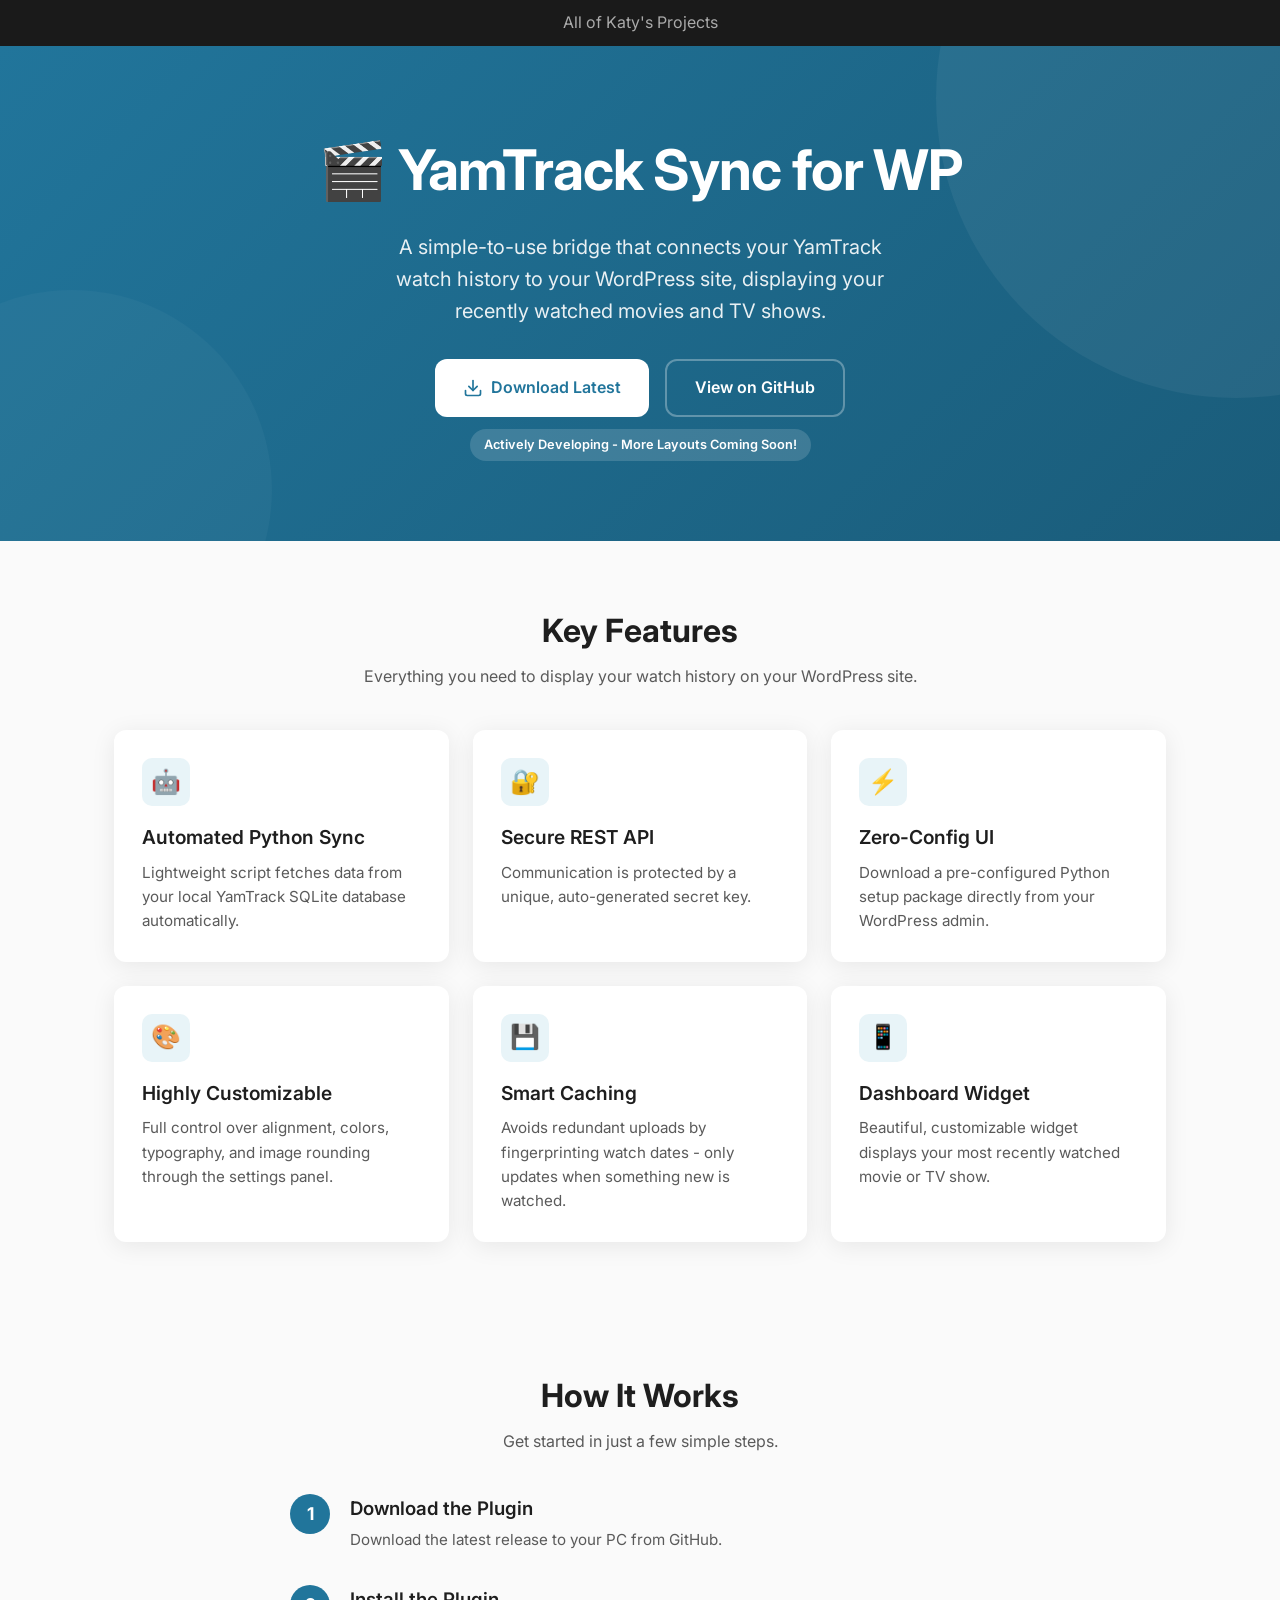
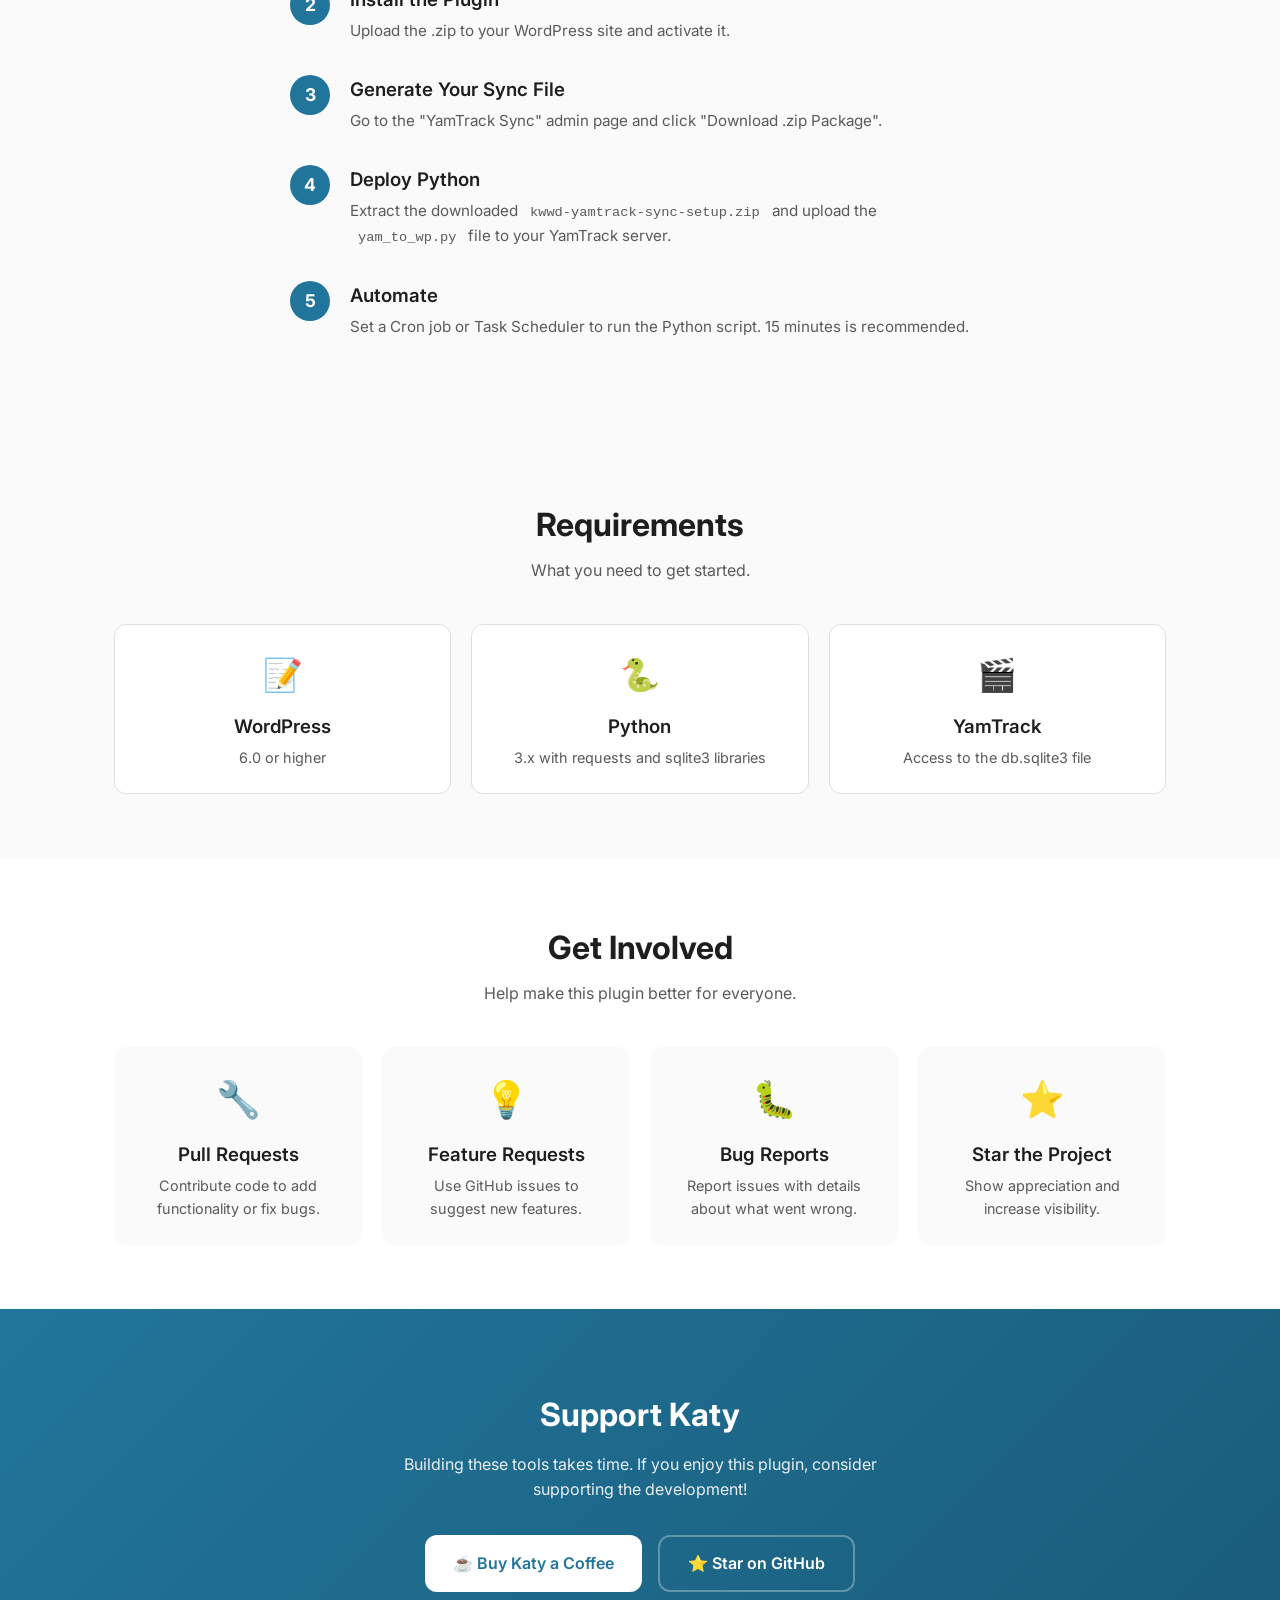
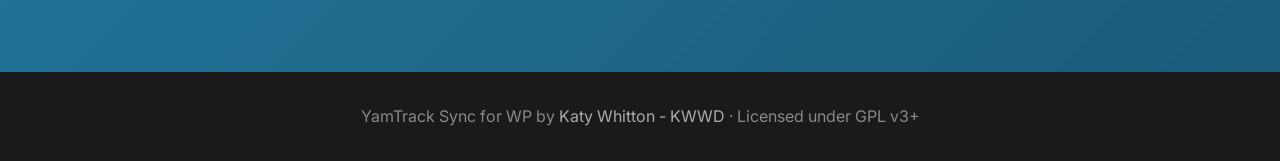
<file: kwwd-yamtrack-sync/index.html>
<!DOCTYPE html>
<html lang="en">
<head>
  <meta charset="UTF-8">
  <meta http-equiv='cache-control' content='no-cache'> 
  <meta http-equiv='expires' content='0'> 
  <meta http-equiv='pragma' content='no-cache'>
  <meta name="viewport" content="width=device-width, initial-scale=1.0">
  <title>YamTrack Sync for WP - WordPress Plugin by KWWD</title>
  <link rel="preconnect" href="https://fonts.googleapis.com">
  <link rel="preconnect" href="https://fonts.gstatic.com" crossorigin>
  <link href="https://fonts.googleapis.com/css2?family=Inter:wght@400;500;600;700&display=swap" rel="stylesheet">
  <link rel="stylesheet" href="../global.css">
</head>
<body>
  <header>
    <p><a href="../index.html" title="All of Katy's Projects">All of Katy's Projects</a></p>
  </header>
  <section class="hero">
    <div class="hero-content">
      <h1>🎬 YamTrack Sync for WP</h1>
      <p>A simple-to-use bridge that connects your YamTrack watch history to your WordPress site, displaying your recently watched movies and TV shows.</p>
      <div class="hero-buttons">
        <a href="https://github.com/KWWDCoding/kwwd-yamtrack-sync-for-wp/releases" class="btn btn-primary">
          <svg width="20" height="20" viewBox="0 0 24 24" fill="none" stroke="currentColor" stroke-width="2" stroke-linecap="round" stroke-linejoin="round"><path d="M21 15v4a2 2 0 0 1-2 2H5a2 2 0 0 1-2-2v-4"/><polyline points="7 10 12 15 17 10"/><line x1="12" y1="15" x2="12" y2="3"/></svg>
          Download Latest
        </a>
        <a href="https://github.com/KWWDCoding/kwwd-yamtrack-sync-for-wp" class="btn btn-secondary">View on GitHub</a>
      </div>
      <div class="coming-soon">Actively Developing - More Layouts Coming Soon!</div>
    </div>
  </section>

  <section class="section">
    <div class="container">
      <div class="section-header">
        <h2>Key Features</h2>
        <p>Everything you need to display your watch history on your WordPress site.</p>
      </div>
      <div class="features-grid">
        <div class="feature-card">
          <div class="feature-icon">🤖</div>
          <h3>Automated Python Sync</h3>
          <p>Lightweight script fetches data from your local YamTrack SQLite database automatically.</p>
        </div>
        <div class="feature-card">
          <div class="feature-icon">🔐</div>
          <h3>Secure REST API</h3>
          <p>Communication is protected by a unique, auto-generated secret key.</p>
        </div>
        <div class="feature-card">
          <div class="feature-icon">⚡</div>
          <h3>Zero-Config UI</h3>
          <p>Download a pre-configured Python setup package directly from your WordPress admin.</p>
        </div>
        <div class="feature-card">
          <div class="feature-icon">🎨</div>
          <h3>Highly Customizable</h3>
          <p>Full control over alignment, colors, typography, and image rounding through the settings panel.</p>
        </div>
        <div class="feature-card">
          <div class="feature-icon">💾</div>
          <h3>Smart Caching</h3>
          <p>Avoids redundant uploads by fingerprinting watch dates - only updates when something new is watched.</p>
        </div>
        <div class="feature-card">
          <div class="feature-icon">📱</div>
          <h3>Dashboard Widget</h3>
          <p>Beautiful, customizable widget displays your most recently watched movie or TV show.</p>
        </div>
      </div>
    </div>
  </section>

  <section class="section">
    <div class="container">
      <div class="section-header">
        <h2>How It Works</h2>
        <p>Get started in just a few simple steps.</p>
      </div>
      <div class="steps">
        <div class="step">
          <div class="step-number">1</div>
          <div class="step-content">
            <h3>Download the Plugin</h3>
            <p>Download the latest release to your PC from GitHub.</p>
          </div>
        </div>
        <div class="step">
          <div class="step-number">2</div>
          <div class="step-content">
            <h3>Install the Plugin</h3>
            <p>Upload the .zip to your WordPress site and activate it.</p>
          </div>
        </div>
        <div class="step">
          <div class="step-number">3</div>
          <div class="step-content">
            <h3>Generate Your Sync File</h3>
            <p>Go to the "YamTrack Sync" admin page and click "Download .zip Package".</p>
          </div>
        </div>
        <div class="step">
          <div class="step-number">4</div>
          <div class="step-content">
            <h3>Deploy Python</h3>
            <p>Extract the downloaded <code>kwwd-yamtrack-sync-setup.zip</code> and upload the <code>yam_to_wp.py</code> file to your YamTrack server.</p>
          </div>
        </div>
        <div class="step">
          <div class="step-number">5</div>
          <div class="step-content">
            <h3>Automate</h3>
            <p>Set a Cron job or Task Scheduler to run the Python script. 15 minutes is recommended.</p>
          </div>
        </div>
      </div>
    </div>
  </section>

  <section class="section">
    <div class="container">
      <div class="section-header">
        <h2>Requirements</h2>
        <p>What you need to get started.</p>
      </div>
      <div class="requirements-grid">
        <div class="requirement-item">
          <div class="requirement-icon">📝</div>
          <h3>WordPress</h3>
          <p>6.0 or higher</p>
        </div>
        <div class="requirement-item">
          <div class="requirement-icon">🐍</div>
          <h3>Python</h3>
          <p>3.x with requests and sqlite3 libraries</p>
        </div>
        <div class="requirement-item">
          <div class="requirement-icon">🎬</div>
          <h3>YamTrack</h3>
          <p>Access to the db.sqlite3 file</p>
        </div>
      </div>
    </div>
  </section>

  <section class="section contribute">
    <div class="container">
      <div class="section-header">
        <h2>Get Involved</h2>
        <p>Help make this plugin better for everyone.</p>
      </div>
      <div class="contribute-grid">
        <div class="contribute-item">
          <div class="contribute-icon">🔧</div>
          <h3>Pull Requests</h3>
          <p>Contribute code to add functionality or fix bugs.</p>
        </div>
        <div class="contribute-item">
          <div class="contribute-icon">💡</div>
          <h3>Feature Requests</h3>
          <p>Use GitHub issues to suggest new features.</p>
        </div>
        <div class="contribute-item">
          <div class="contribute-icon">🐛</div>
          <h3>Bug Reports</h3>
          <p>Report issues with details about what went wrong.</p>
        </div>
        <div class="contribute-item">
          <div class="contribute-icon">⭐</div>
          <h3>Star the Project</h3>
          <p>Show appreciation and increase visibility.</p>
        </div>
      </div>
    </div>
  </section>

  <section class="cta">
    <div class="container">
      <h2>Support Katy</h2>
      <p>Building these tools takes time. If you enjoy this plugin, consider supporting the development!</p>
      <div class="hero-buttons">
        <a href="https://ko-fi.com" class="btn btn-primary">☕ Buy Katy a Coffee</a>
        <a href="https://github.com/KWWDCoding/kwwd-yamtrack-sync-for-wp" class="btn btn-secondary">⭐ Star on GitHub</a>
      </div>
    </div>
  </section>

  <footer>
    <p>YamTrack Sync for WP by <a href="https://www.kwwdcoding.com" target="_blank">Katy Whitton - KWWD</a> · Licensed under GPL v3+</p>
  </footer>
</body>
</html>
</file>
<file: global.css>
* {
      margin: 0;
      padding: 0;
      box-sizing: border-box;
    }

    :root {
      --primary: #21759b;
      --primary-dark: #1a5c7a;
      --primary-light: #e8f4f8;
      --accent: #d63638;
      --text: #1e1e1e;
      --text-muted: #5a5a5a;
      --bg: #fafafa;
      --card-bg: #ffffff;
      --border: #e0e0e0;
      --radius: 12px;
      --shadow: 0 4px 24px rgba(0,0,0,0.08);
    }

    body {
      font-family: 'Inter', -apple-system, BlinkMacSystemFont, sans-serif;
      line-height: 1.6;
      color: var(--text);
      background: var(--bg);
      min-height: 100vh;
    }
    /** INDEX **/
 .logo {
      font-size: 1.5rem;
      font-weight: 700;
      margin-bottom: 8px;
    }

    .logo a {
      color: white;
      text-decoration: none;
    }

    .plugins-grid {
      display: grid;
      grid-template-columns: repeat(auto-fit, minmax(340px, 1fr));
      gap: 24px;
      margin-top: 40px;
    }

    .plugin-card {
      background: var(--card-bg);
      border-radius: var(--radius);
      padding: 32px;
      box-shadow: var(--shadow);
      transition: transform 0.2s ease, box-shadow 0.2s ease;
      display: flex;
      flex-direction: column;
    }

    .plugin-card:hover {
      transform: translateY(-4px);
      box-shadow: 0 8px 32px rgba(0,0,0,0.12);
    }

    .plugin-icon {
      width: 56px;
      height: 56px;
      background: var(--primary-light);
      border-radius: 12px;
      display: flex;
      align-items: center;
      justify-content: center;
      margin-bottom: 20px;
      font-size: 28px;
    }

    .plugin-card h3 {
      font-size: 1.3rem;
      font-weight: 700;
      margin-bottom: 8px;
    }

    .plugin-card .version {
      display: inline-block;
      background: var(--primary);
      color: white;
      padding: 3px 10px;
      border-radius: 20px;
      font-size: 0.75rem;
      font-weight: 600;
      margin-left: 10px;
      vertical-align: middle;
    }

    .plugin-card p {
      color: var(--text-muted);
      flex-grow: 1;
      margin-bottom: 20px;
    }

    .plugin-card .btn {
      align-self: flex-start;
    }

    .intro {
      max-width: 600px;
      margin: 0 auto 48px;
      opacity: 0.9;
    }
    /** PAGES **/

    .hero {
      background: linear-gradient(135deg, var(--primary) 0%, var(--primary-dark) 100%);
      color: white;
      padding: 80px 24px;
      text-align: center;
      position: relative;
      overflow: hidden;
    }

    .hero::before {
      content: '';
      position: absolute;
      top: -50%;
      right: -20%;
      width: 600px;
      height: 600px;
      background: rgba(255,255,255,0.05);
      border-radius: 50%;
    }

    .hero::after {
      content: '';
      position: absolute;
      bottom: -30%;
      left: -10%;
      width: 400px;
      height: 400px;
      background: rgba(255,255,255,0.03);
      border-radius: 50%;
    }

    .hero-content {
      position: relative;
      z-index: 1;
      max-width: 700px;
      margin: 0 auto;
    }

    .hero h1 {
      font-size: clamp(2.5rem, 6vw, 3.5rem);
      font-weight: 700;
      margin-bottom: 16px;
      letter-spacing: -0.02em;
    }

    .hero p {
      font-size: 1.25rem;
      opacity: 0.9;
      max-width: 540px;
      margin: 0 auto 32px;
    }

    .btn {
      display: inline-flex;
      align-items: center;
      gap: 8px;
      padding: 14px 28px;
      font-size: 1rem;
      font-weight: 600;
      text-decoration: none;
      border-radius: var(--radius);
      transition: all 0.2s ease;
    }

    .btn-primary {
      background: white;
      color: var(--primary);
    }

    .btn-primary:hover {
      transform: translateY(-2px);
      box-shadow: 0 8px 24px rgba(0,0,0,0.15);
    }

    .btn-secondary {
      background: transparent;
      color: white;
      border: 2px solid rgba(255,255,255,0.3);
    }

    .btn-secondary:hover {
      background: rgba(255,255,255,0.1);
      border-color: white;
    }

    .hero-buttons {
      display: flex;
      gap: 16px;
      justify-content: center;
      flex-wrap: wrap;
    }

    .container {
      max-width: 1100px;
      margin: 0 auto;
      padding: 0 24px;
    }

    .section {
      padding: 64px 0;
    }

    .features-grid {
      display: grid;
      grid-template-columns: repeat(auto-fit, minmax(320px, 1fr));
      gap: 24px;
      margin-top: 40px;
    }

    .feature-card {
      background: var(--card-bg);
      border-radius: var(--radius);
      padding: 28px;
      box-shadow: var(--shadow);
      transition: transform 0.2s ease;
    }

    .feature-card:hover {
      transform: translateY(-4px);
    }

    .feature-icon {
      width: 48px;
      height: 48px;
      background: var(--primary-light);
      border-radius: 10px;
      display: flex;
      align-items: center;
      justify-content: center;
      margin-bottom: 16px;
      font-size: 24px;
    }

    .feature-card h3 {
      font-size: 1.2rem;
      font-weight: 600;
      margin-bottom: 8px;
    }

    .feature-card p {
      color: var(--text-muted);
      font-size: 0.95rem;
    }

    .section-header {
      text-align: center;
      margin-bottom: 16px;
    }

    .section-header h2 {
      font-size: 2rem;
      font-weight: 700;
      margin-bottom: 8px;
    }

    .section-header p {
      color: var(--text-muted);
      max-width: 600px;
      margin: 0 auto;
    }

    .use-cases {
      background: var(--card-bg);
    }

    .use-cases-grid {
      display: grid;
      grid-template-columns: repeat(auto-fit, minmax(200px, 1fr));
      gap: 20px;
      margin-top: 40px;
    }

    .use-case {
      text-align: center;
      padding: 32px 20px;
      background: var(--bg);
      border-radius: var(--radius);
    }

    .use-case-icon {
      font-size: 36px;
      margin-bottom: 12px;
    }

    .use-case h3 {
      font-weight: 600;
      margin-bottom: 4px;
    }

    .use-case p {
      font-size: 0.9rem;
      color: var(--text-muted);
    }

    .changelog {
      background: var(--card-bg);
    }

    .changelog-list {
      max-width: 700px;
      margin: 40px auto 0;
      border: 1px solid var(--border);
      border-radius: var(--radius);
      overflow: hidden;
    }

    .changelog-version {
      background: var(--primary);
      color: white;
      padding: 12px 20px;
      font-weight: 600;
      display: flex;
      justify-content: space-between;
      align-items: center;
    }

    .changelog-version .badge {
      background: rgba(255,255,255,0.2);
      padding: 4px 12px;
      border-radius: 20px;
      font-size: 0.8rem;
    }

    .changelog-content {
      padding: 20px;
    }

    .changelog-content ul {
      list-style: none;
    }

    .changelog-content li {
      padding: 6px 0;
      padding-left: 20px;
      position: relative;
      color: var(--text-muted);
      font-size: 0.95rem;
    }

    .changelog-content li::before {
      content: '';
      position: absolute;
      left: 0;
      top: 14px;
      width: 8px;
      height: 8px;
      background: var(--primary);
      border-radius: 50%;
    }

    .changelog-section {
      margin-bottom: 32px;
    }

    .changelog-section:last-child {
      margin-bottom: 0;
    }

    .cta {
      background: linear-gradient(135deg, var(--primary) 0%, var(--primary-dark) 100%);
      color: white;
      text-align: center;
      padding: 80px 24px;
    }

    .cta h2 {
      font-size: 2rem;
      margin-bottom: 12px;
    }

    .cta p {
      opacity: 0.9;
      margin-bottom: 32px;
      max-width: 500px;
      margin-left: auto;
      margin-right: auto;
    }

    header {
      background: #1a1a1a;
      color: #888;
      padding: 10px;
      text-align: center;
    }

    footer {
      background: #1a1a1a;
      color: #888;
      padding: 32px 24px;
      text-align: center;
    }

    footer a, header a {
      color: #aaa;
      text-decoration: none;
    }

    footer a:hover, header a:hover {
      color: white;
    }

/*****************
 ** YAMTRACK
 *****************/
.coming-soon {
      background: rgba(255,255,255,0.15);
      padding: 6px 14px;
      border-radius: 20px;
      font-size: 0.8rem;
      font-weight: 600;
      display: inline-block;
      margin-top: 12px;
    }
    
    .steps {
      counter-reset: step;
      max-width: 700px;
      margin: 40px auto 0;
    }
    
    .step {
      display: flex;
      gap: 20px;
      margin-bottom: 32px;
    }
    
    .step-number {
      flex-shrink: 0;
      width: 40px;
      height: 40px;
      background: var(--primary);
      color: white;
      border-radius: 50%;
      display: flex;
      align-items: center;
      justify-content: center;
      font-weight: 700;
      font-size: 1.1rem;
    }
    
    .step-content h3 {
      font-weight: 600;
      margin-bottom: 4px;
    }
    
    .step-content p {
      color: var(--text-muted);
      font-size: 0.95rem;
    }
    
    .step-content code {
      background: var(--bg);
      padding: 2px 8px;
      border-radius: 4px;
      font-size: 0.9em;
    }
    
    .requirements-grid {
      display: grid;
      grid-template-columns: repeat(auto-fit, minmax(200px, 1fr));
      gap: 20px;
      margin-top: 40px;
    }
    
    .requirement-item {
      background: var(--card-bg);
      border: 1px solid var(--border);
      border-radius: var(--radius);
      padding: 24px;
      text-align: center;
    }
    
    .requirement-icon {
      font-size: 32px;
      margin-bottom: 12px;
    }
    
    .requirement-item h3 {
      font-weight: 600;
      margin-bottom: 4px;
    }
    
    .requirement-item p {
      font-size: 0.9rem;
      color: var(--text-muted);
    }
    
    .warning-badge {
      background: #fef3cd;
      color: #856404;
      padding: 6px 12px;
      border-radius: 6px;
      font-size: 0.85rem;
      display: inline-block;
      margin-top: 8px;
    }
    
    .contribute {
      background: var(--card-bg);
    }
    
    .contribute-grid {
      display: grid;
      grid-template-columns: repeat(auto-fit, minmax(240px, 1fr));
      gap: 20px;
      margin-top: 40px;
    }
    
    .contribute-item {
      text-align: center;
      padding: 24px;
      background: var(--bg);
      border-radius: var(--radius);
    }
    
    .contribute-icon {
      font-size: 36px;
      margin-bottom: 12px;
    }
    
    .contribute-item h3 {
      font-weight: 600;
      margin-bottom: 4px;
    }
    
    .contribute-item p {
      font-size: 0.9rem;
      color: var(--text-muted);
    }

.comparison-table { width: 100%; border-collapse: collapse; margin-top: 24px; }
    .comparison-table th, .comparison-table td {
      text-align: left; padding: 14px 16px; border-bottom: 1px solid var(--border);
      font-size: .92rem;
    }
    .comparison-table th { font-weight: 600; background: #f0f0f1; }
    .comparison-table td:last-child { text-align: left; }
    .check { color: #00a32a; font-weight: 700; }
    .cross { color: #d63638; }    

/***** MOBILE *****/
    @media (max-width: 640px) {
      .hero {
        padding: 60px 20px;
      }
      .hero h1 {
        font-size: 2rem;
      }
      .section {
        padding: 48px 0;
      }
    }
</file>
